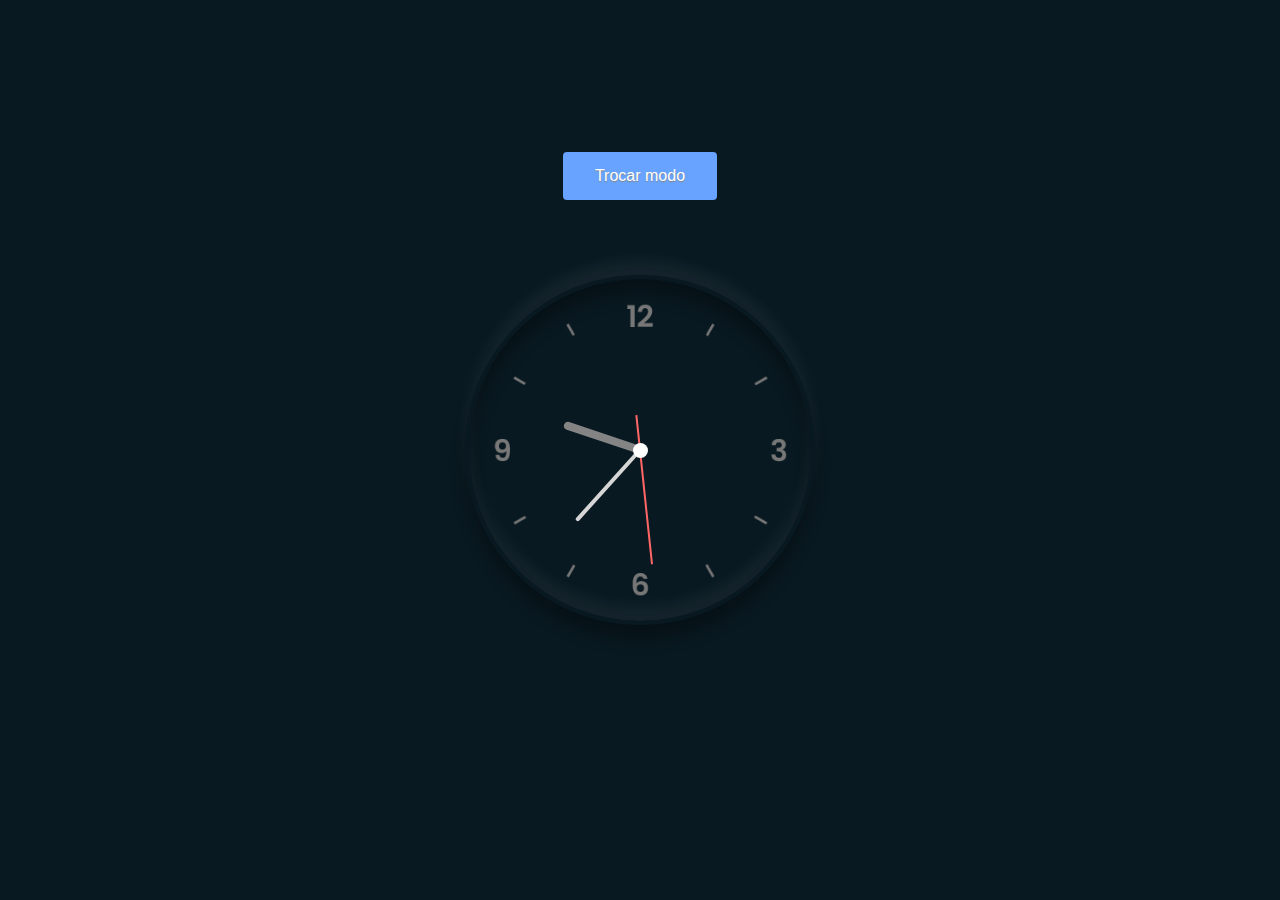
<file: index.html>
<!DOCTYPE html>
<html lang="pt_br">
<head>
    <meta charset="UTF-8">
    <meta name="viewport" content="width=device-width, initial-scale=1.0">
    <title>Relógio</title>
    <link rel="stylesheet" href="style.css">
</head>
<body>
    <div class="clock">
        <div class="hour">
            <div class="hr" id="hr"></div>
        </div>
        <div class="min">
            <div class="mn" id="mn"></div>
        </div>
        <div class="sec">
            <div class="sc" id="sc"></div>
        </div>
    </div>
    <button onclick="Mode()">Trocar modo</button>
    <script src="index.js"></script>

    <script>
        function Mode() {
        var element = document.body;
        element.classList.toggle("dark-mode")
}

    </script>
</body>
</html>
</file>
<file: style.css>
* {
    margin: 0;
    padding: 0;
    box-sizing: border-box;
}

body {
    display: flex;
    justify-content: center;
    align-items: center;
    min-height: 100vh;
    background: #091921;
}

.clock {
    width: 350px;
    height: 350px;
    display: flex;
    justify-content: center;
    align-items: center;
    background: url(clock.png);
    background-size: cover;
    border: 4px solid #091921;
    border-radius: 50%;
    box-shadow: 0 -15px 15px rgba(255, 255, 255, 0.05),
                inset 0 -15px 15px rgba(255, 255, 255, 0.05),
                0 15px 15px rgba(0, 0, 0, 0.3),
                inset 0 15px 15px rgba(0, 0, 0, 0.3);
}

.clock:before {
    content: '';
    position: absolute;
    width: 15px;
    height: 15px;
    background: #fff;
    border-radius: 50%;
    z-index: 10000;
}

.clock .hour,
.clock .min,
.clock .sec {
    position: absolute;
}

.clock .hour, .hr {
    width: 160px;
    height: 160px;
}

.clock .min, .mn {
    width: 190px;
    height: 190px;
}

.clock .sec, .sc {
    width: 230px;
    height: 230px;
}

.hr, .mn, .sc {
    display: flex;
    justify-content: center;
    /*align-items: center;*/
    position: absolute;
    border-radius: 50%;
}

.hr:before {
    content: '';
    position: absolute;
    width: 8px;
    height: 80px;
    background: #ff105e;
    z-index: 10;
    border-radius: 6px 6px 0 0;
}

.mn:before {
    content: '';
    position: absolute;
    width: 4px;
    height: 90px;
    background: #fff;
    z-index: 11;
    border-radius: 6px 6px 0 0;
}

.sc:before {
    content: '';
    position: absolute;
    width: 2px;
    height: 150px;
    background: #fff;
    z-index: 12;
    border-radius: 6px 6px 0 0;
}

button {
    position: absolute;
    bottom: 700px;
    background-color: #68a4ff;
    border: 4px;
    border-radius: 4px;
    color: white;
    text-shadow: 0 1px 1px #848484;
    padding: 15px 32px;
    text-align: center;
    display: flex;
    font-size: 16px;
}


.dark-mode {
    display: flex;
    justify-content: center;
    align-items: center;
    min-height: 100vh;
    background: #68a4ff;
}

.dark-mode .clock {
    width: 350px;
    height: 350px;
    display: flex;
    justify-content: center;
    align-items: center;
    background: url(clock.png);
    background-color: #fff;
    background-size: cover;
    border: 20px solid #fff;
    border-radius: 50%;
    box-shadow: inset 0 0 30px rgba(0,0,0,0.1),
                0 20px 20px rgba(0,0,0,0.2),
                0 0 0 4px rgba(255, 255, 255, 1);
}

.dark-mode .clock:before {
    content: '';
    position: absolute;
    width: 15px;
    height: 15px;
    background: #848484;
    border: 2px solid #fff;
    border-radius: 50%;
    z-index: 10000;
}

.clock .hour,
.clock .min,
.clock .sec {
    position: absolute;
}

.clock .hour, .hr {
    width: 160px;
    height: 160px;
}

.clock .min, .mn {
    width: 190px;
    height: 190px;
}

.clock .sec, .sc {
    width: 230px;
    height: 230px;
}

.hr, .mn, .sc {
    display: flex;
    justify-content: center;
    /*align-items: center;*/
    position: absolute;
    border-radius: 50%;
}

.hr:before {
    content: '';
    position: absolute;
    width: 8px;
    height: 80px;
    background: #848484;
    z-index: 10;
    border-radius: 6px 6px 0 0;
}

.mn:before {
    content: '';
    position: absolute;
    width: 4px;
    height: 90px;
    background: #d6d6d6;
    z-index: 11;
    border-radius: 6px 6px 0 0;
}

.sc:before {
    content: '';
    position: absolute;
    width: 2px;
    height: 150px;
    background: #ff6767;
    z-index: 12;
    border-radius: 6px 6px 0 0;
}

.dark-mode button {
    position: absolute;
    bottom: 700px;
    background-color: #091921;
    border: 4px;
    border-radius: 4px;
    color: white;
    text-shadow: 0 1px 1px #848484;
    padding: 15px 32px;
    text-align: center;
    display: flex;
    font-size: 16px;
}
</file>
